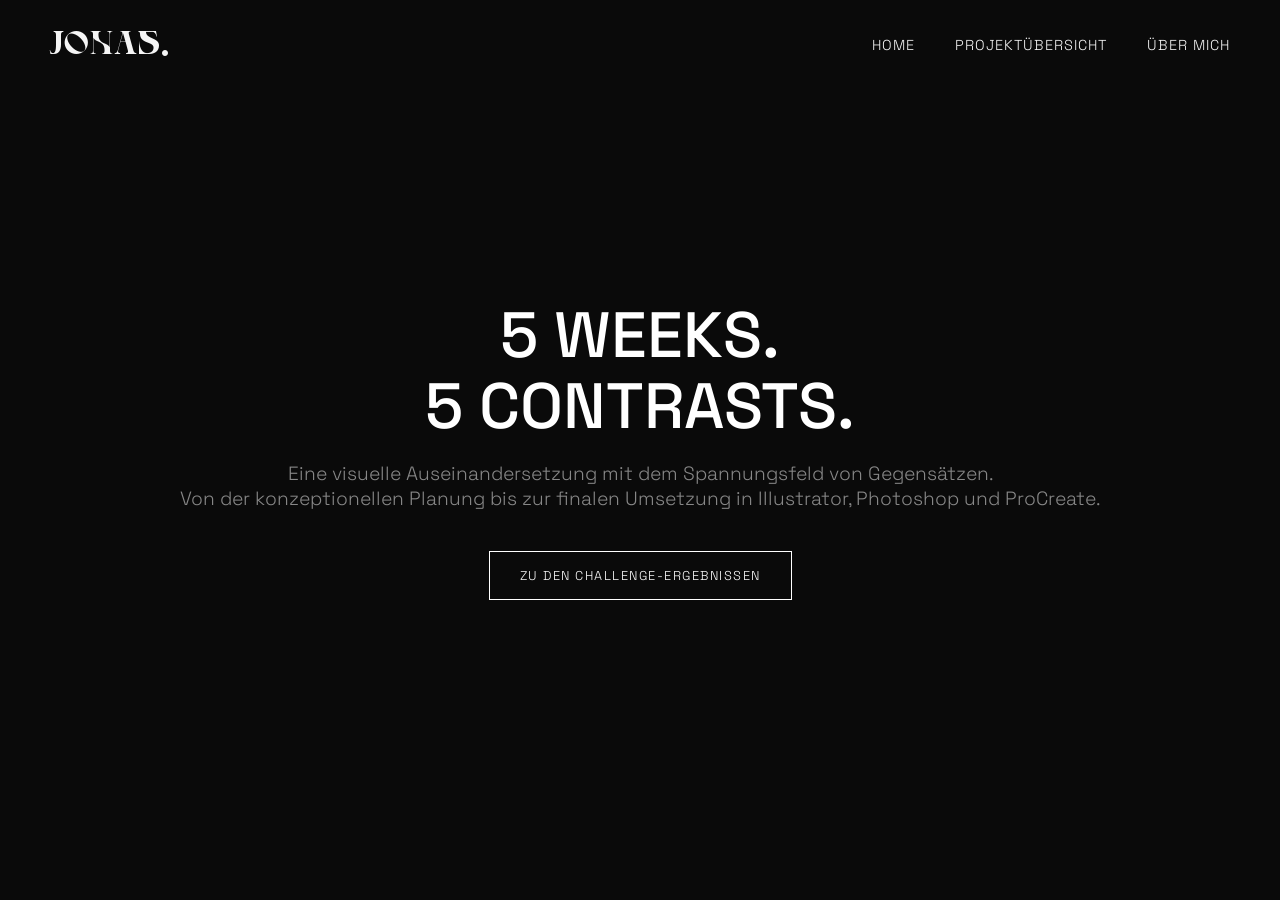
<file: index.html>
<!DOCTYPE html>
<html lang="de">
<head>
    <meta charset="UTF-8">
    <title>Jonas | Portfolio</title>
    <link rel="preconnect" href="https://fonts.googleapis.com">
    <link rel="preconnect" href="https://fonts.gstatic.com" crossorigin>
    <link href="https://fonts.googleapis.com/css2?family=Space+Grotesk:wght@300;400;500&display=swap" rel="stylesheet">
    <link rel="stylesheet" href="style.css">
    <link rel="icon" href="images/favicon-fallback.png">
    
    <link rel="icon" href="images/favicon-schwarz.png" media="(prefers-color-scheme: light)">
    
    <link rel="icon" href="images/favicon-weiß.png" media="(prefers-color-scheme: dark)">
</head>
</head>
<body>

    <nav class="navbar">
        <div class="logo">JONAS.</div>
        <ul class="nav-links">
            <li><a href="index.html">Home</a></li>
            <li><a href="projekte.html">Projektübersicht</a></li>
            <li><a href="about.html">Über mich</a></li>
        </ul>
    </nav>

    <main class="scroll-container">

        <section id="home" class="panel hero">
            <div class="content">
                <h1>5 WEEKS.<br>5 CONTRASTS.</h1>
                <p>Eine visuelle Auseinandersetzung mit dem Spannungsfeld von Gegensätzen.<br> Von der konzeptionellen Planung bis zur finalen Umsetzung in Illustrator, Photoshop und ProCreate.</p>
                <a href="#inside-outside" class="btn">ZU DEN CHALLENGE-ERGEBNISSEN</a>
            </div>
        </section>
        
        <section class="panel parallax-bg" style="background-image: url('images/Mono - Poly/Background.png');">
            <div class="theme-overlay">
                <h2>Mono / Poly</h2>
            </div>
        </section>

        <section class="panel parallax-bg" style="background-image: url('images/Inside - Outside/02.jpg');">
            <div class="theme-overlay">
                <h2>Inside / Outside</h2>
            </div>
        </section>
        
        <section class="panel parallax-bg" style="background-image: url('images/Progress - Decay/Background.png');">
            <div class="theme-overlay">
                <h2>Progress / Decay</h2>
            </div>
        </section>

        <section class="panel parallax-bg" style="background-image: url('images/Personal - Public/Background.png');">
            <div class="theme-overlay">
                <h2>Personal / Public</h2>
            </div>
        </section>

        <section class="panel parallax-bg" style="background-image: url('images/Show-off - Understatement/1.jpeg');">
            <div class="theme-overlay">
                <h2>Show-off / Understatement</h2>
            </div>
        </section>

    </main>
</body>
</html>
</file>
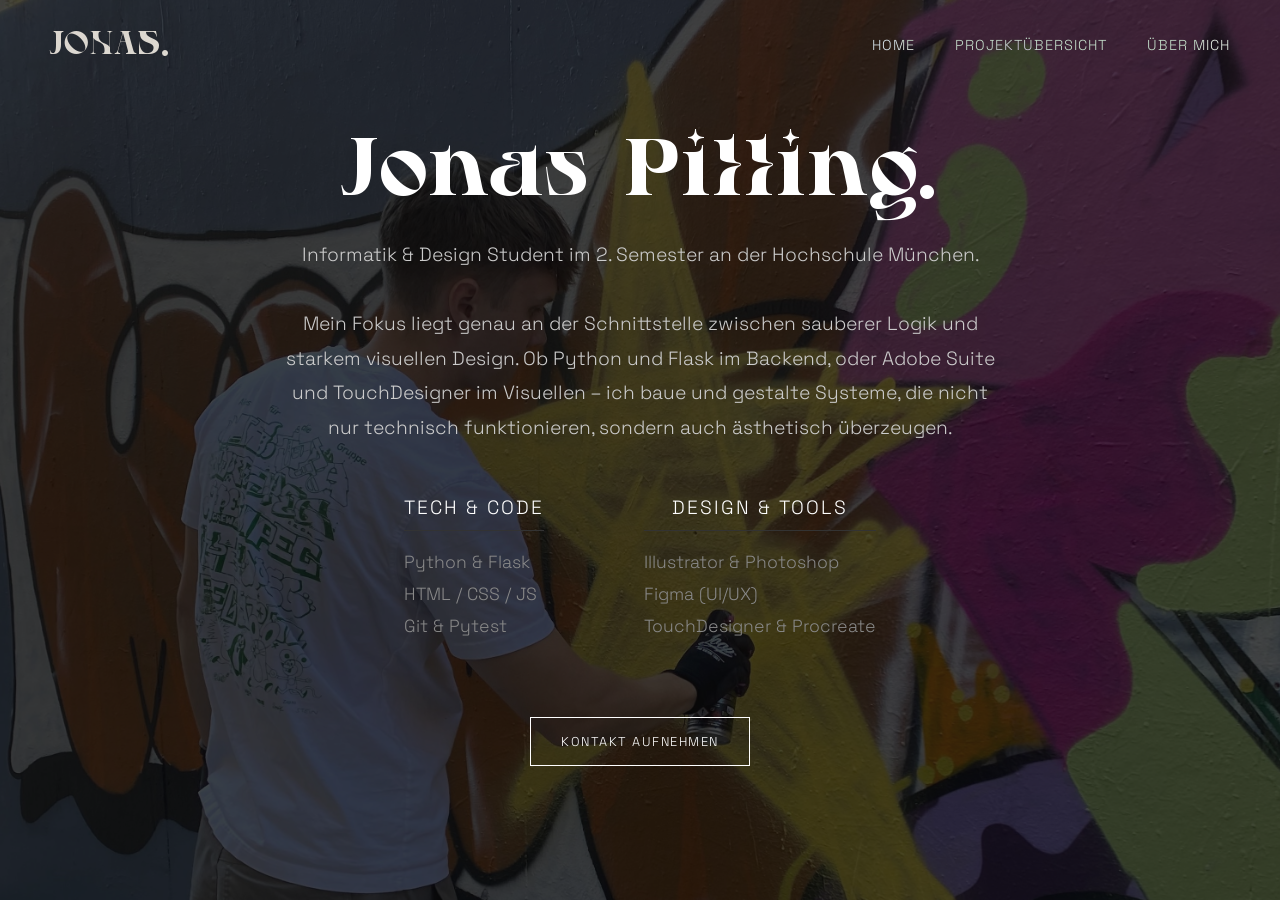
<file: about.html>
<!DOCTYPE html>
<html lang="de">
<head>
    <meta charset="UTF-8">
    <title>Jonas Pilling | Über mich</title>
    <link rel="preconnect" href="https://fonts.googleapis.com">
    <link rel="preconnect" href="https://fonts.gstatic.com" crossorigin>
    <link href="https://fonts.googleapis.com/css2?family=Space+Grotesk:wght@300;400;500&display=swap" rel="stylesheet">
    <link rel="stylesheet" href="style.css">
    
    <link rel="icon" href="images/favicon-fallback.png">
    
    <link rel="icon" href="images/favicon-schwarz.png" media="(prefers-color-scheme: light)">
    
    <link rel="icon" href="images/favicon-weiß.png" media="(prefers-color-scheme: dark)">
</head>
<body>

    <nav class="navbar">
        <div class="logo">JONAS.</div>
        <ul class="nav-links">
            <li><a href="index.html">Home</a></li>
            <li><a href="projekte.html">Projektübersicht</a></li>
            <li><a href="about.html">Über mich</a></li>
        </ul>
    </nav>

    <section class="about-hero parallax-bg" style="background-image: url('images/me4.jpeg');">
        
        <div class="about-overlay">
            <div class="about-content reveal">
                
                <h1 class="custom-title">Jonas Pilling.</h1>
                
                <p class="bio-text">
                    Informatik & Design Student im 2. Semester an der Hochschule München.<br><br>
                    Mein Fokus liegt genau an der Schnittstelle zwischen sauberer Logik und starkem visuellen Design. Ob Python und Flask im Backend, oder Adobe Suite und TouchDesigner im Visuellen – ich baue und gestalte Systeme, die nicht nur technisch funktionieren, sondern auch ästhetisch überzeugen.
                </p>
                
                <div class="skills-container">
                    <div class="skill-column">
                        <h3>Tech & Code</h3>
                        <ul>
                            <li>Python & Flask</li>
                            <li>HTML / CSS / JS</li>
                            <li>Git & Pytest</li>
                        </ul>
                    </div>
                    <div class="skill-column">
                        <h3>Design & Tools</h3>
                        <ul>
                            <li>Illustrator & Photoshop</li>
                            <li>Figma (UI/UX)</li>
                            <li>TouchDesigner & Procreate</li>
                        </ul>
                    </div>
                </div>
                
                <a href="mailto:jonas.pilling@hm.edu" class="btn about-btn">Kontakt aufnehmen</a>
            </div>
        </div>
    </section>

    <script>
        const revealElements = document.querySelectorAll('.reveal');

        const scrollObserver = new IntersectionObserver((entries, observer) => {
            entries.forEach(entry => {
                if (entry.isIntersecting) {
                    entry.target.classList.add('active');
                    observer.unobserve(entry.target); 
                }
            });
        }, {
            threshold: 0.15 
        });

        revealElements.forEach(el => scrollObserver.observe(el));
    </script>
</body>
</html>
</file>
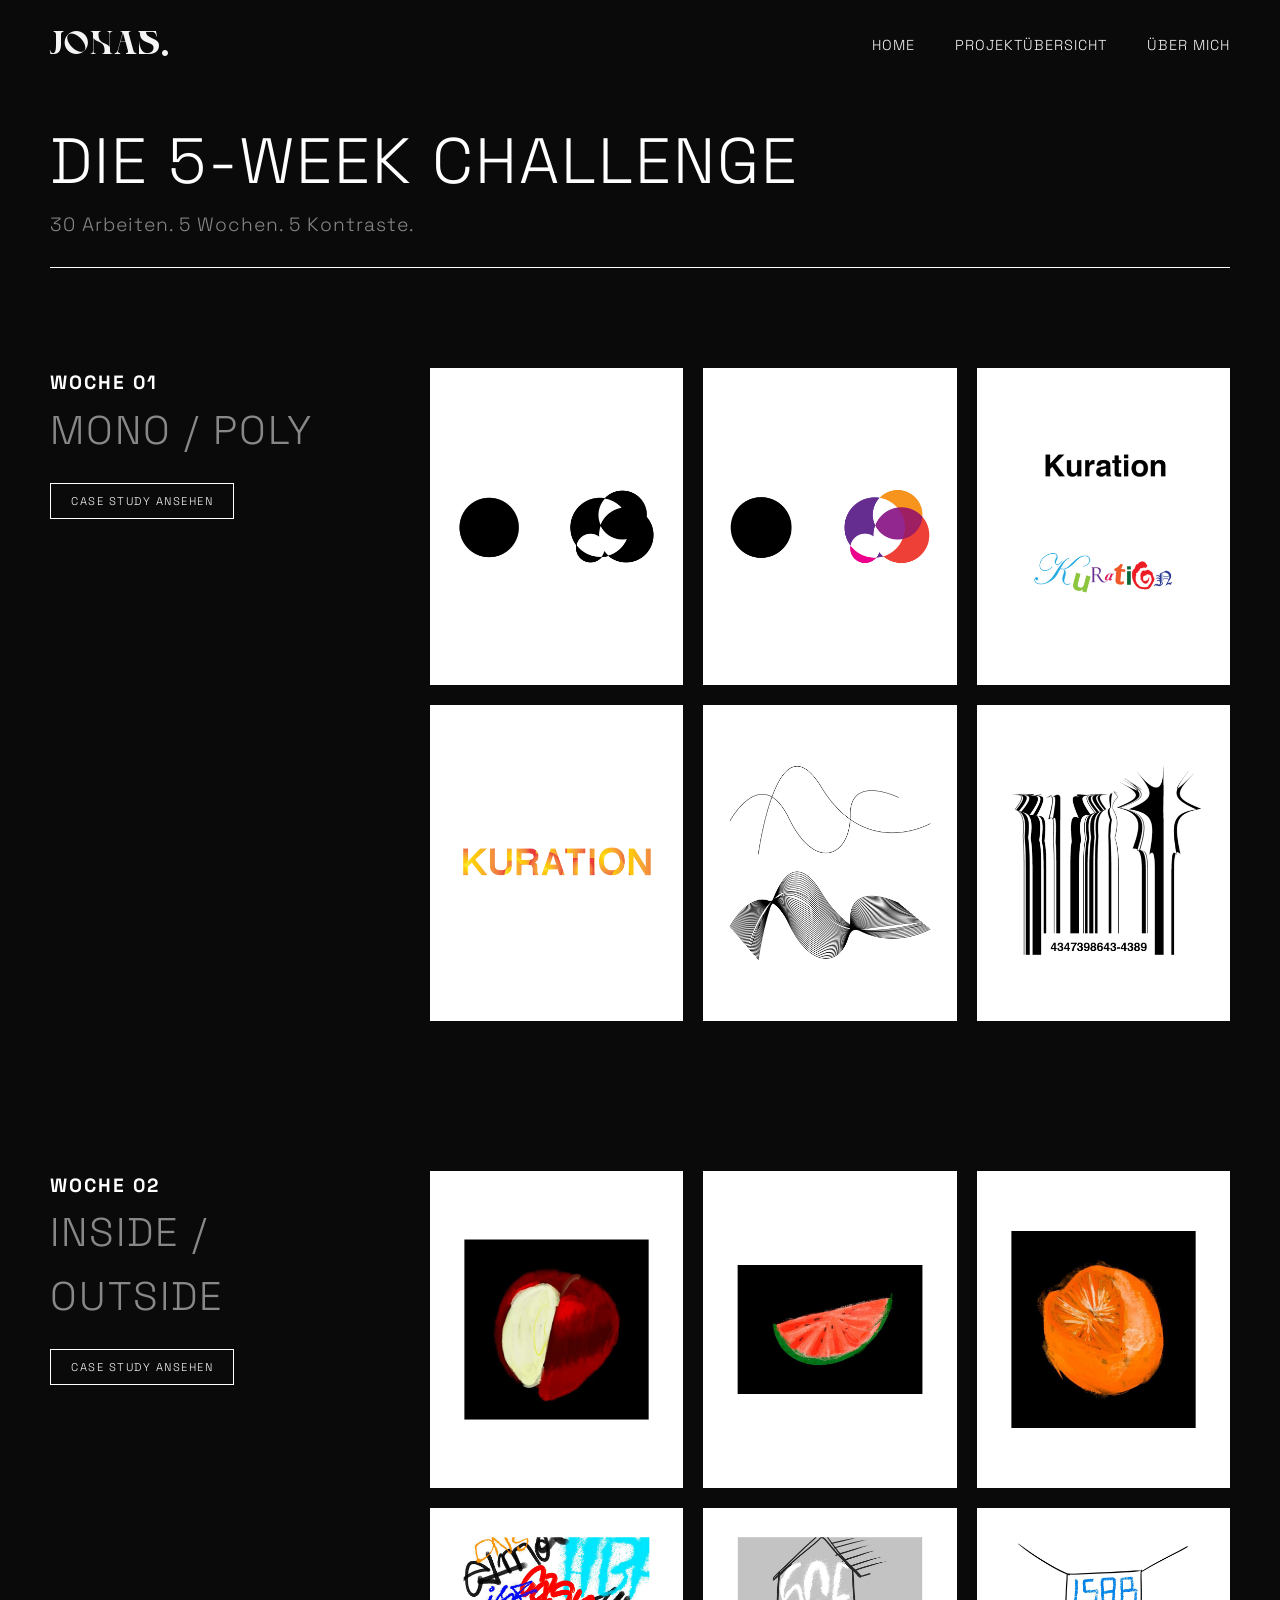
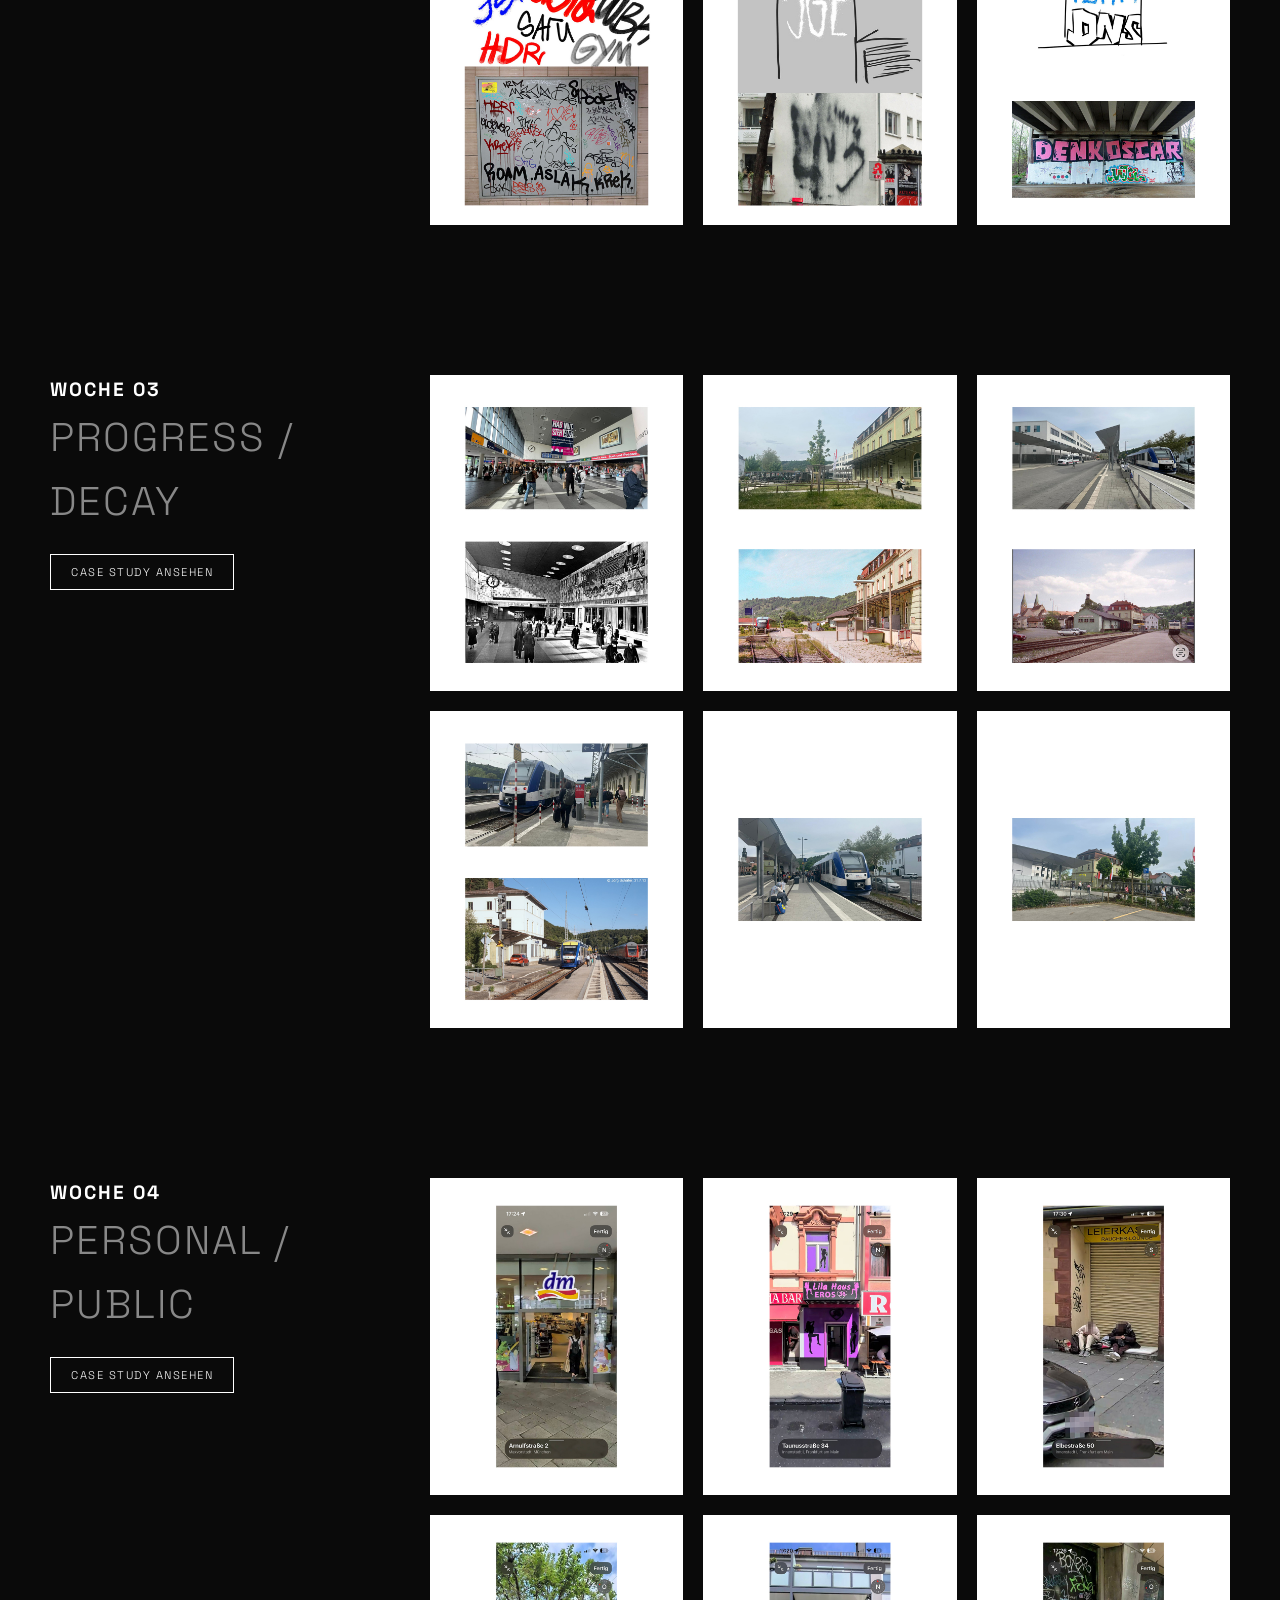
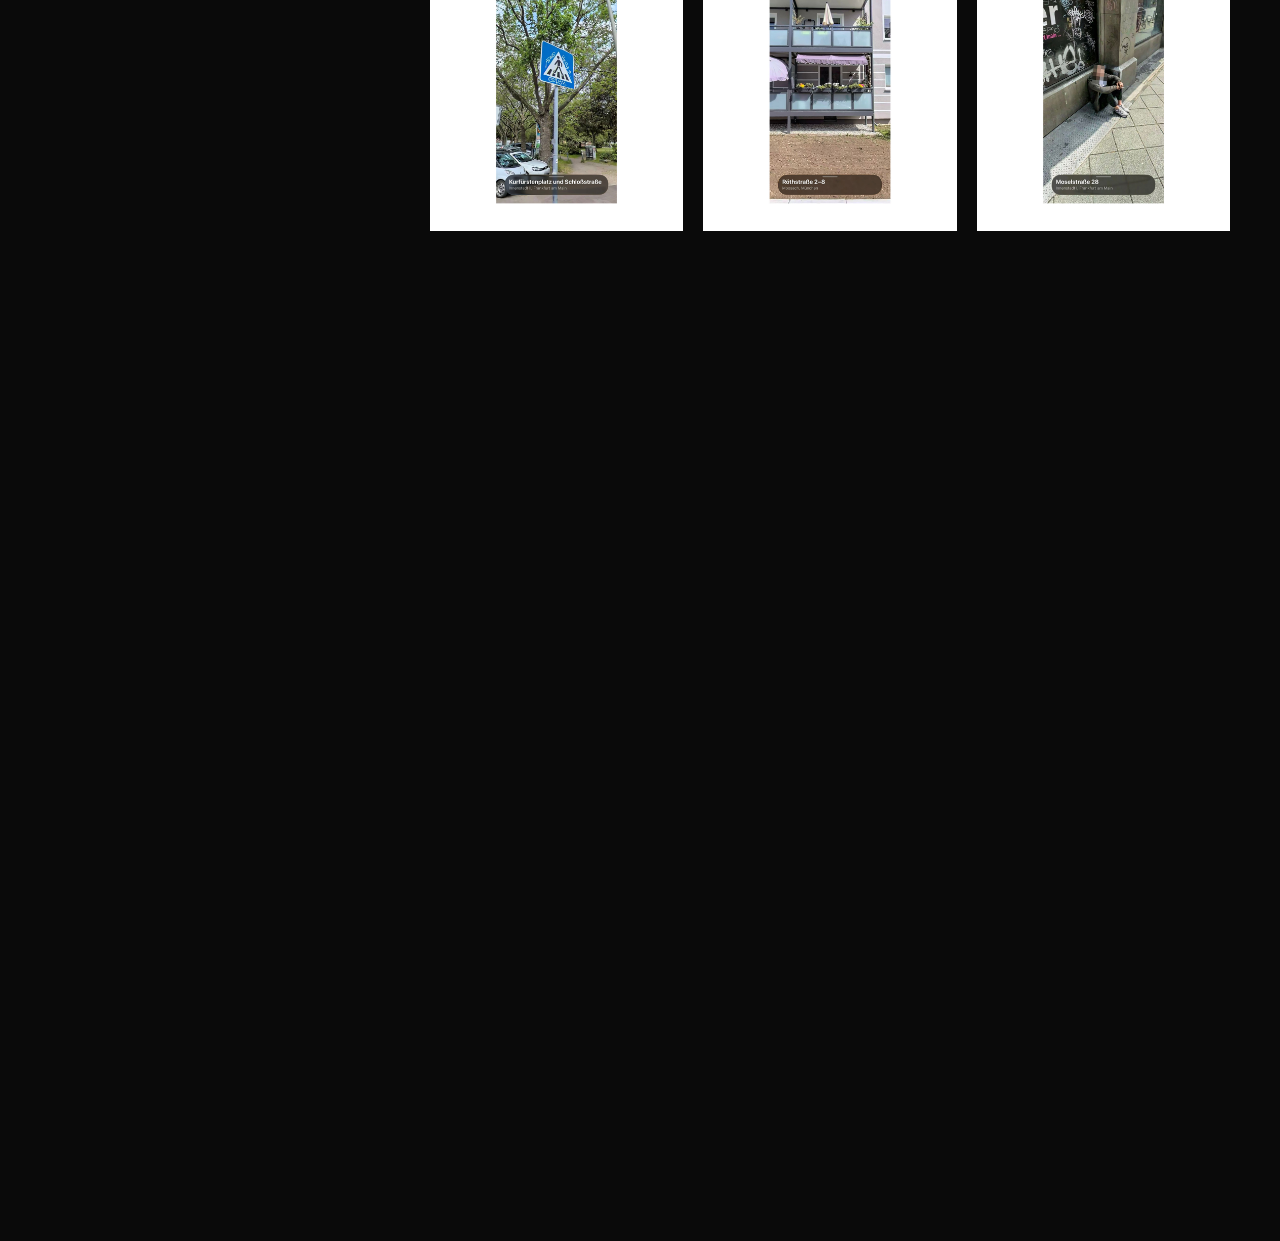
<file: projekte.html>
<!DOCTYPE html>
<html lang="de">
<head>
    <meta charset="UTF-8">
    <title>Jonas | Projektübersicht</title>
    <link rel="preconnect" href="https://fonts.googleapis.com">
    <link rel="preconnect" href="https://fonts.gstatic.com" crossorigin>
    <link href="https://fonts.googleapis.com/css2?family=Space+Grotesk:wght@300;400;500&display=swap" rel="stylesheet">
    <link rel="stylesheet" href="style.css">
    
    <link rel="icon" href="images/favicon-fallback.png">
    
    <link rel="icon" href="images/favicon-schwarz.png" media="(prefers-color-scheme: light)">
    
    <link rel="icon" href="images/favicon-weiß.png" media="(prefers-color-scheme: dark)">
</head>
<body>

    <nav class="navbar">
        <div class="logo">JONAS.</div>
        <ul class="nav-links">
            <li><a href="index.html">Home</a></li>
            <li><a href="projekte.html">Projektübersicht</a></li>
            <li><a href="about.html">Über mich</a></li>
        </ul>
    </nav>

    <main class="work-section">
        <div class="work-header reveal">
            <h2>Die 5-Week Challenge</h2>
            <p>30 Arbeiten. 5 Wochen. 5 Kontraste.</p>
        </div>
        
        <div class="category-block reveal">
            <div class="category-sidebar">
                <h3>Woche 01<br><span>Mono / Poly</span></h3>
                <a href="detail-mono-poly.html" class="btn detail-btn">Case Study ansehen</a>
            </div>
            <div class="image-grid">
                <div class="grid-item"><img src="images/Mono - Poly/1.jpg" alt="Mono Poly 1"></div>
                <div class="grid-item"><img src="images/Mono - Poly/2.jpg" alt="Mono Poly 2"></div>
                <div class="grid-item"><img src="images/Mono - Poly/3.jpg" alt="Mono Poly 3"></div>
                <div class="grid-item"><img src="images/Mono - Poly/4.jpg" alt="Mono Poly 4"></div>
                <div class="grid-item"><img src="images/Mono - Poly/5.jpg" alt="Mono Poly 5"></div>
                <div class="grid-item"><img src="images/Mono - Poly/6.jpg" alt="Mono Poly 6"></div>
            </div>
        </div>

        <div class="category-block reveal">
            <div class="category-sidebar">
                <h3>Woche 02<br><span>Inside / Outside</span></h3>
                <a href="detail-inside-outside.html" class="btn detail-btn">Case Study ansehen</a>
            </div>
            <div class="image-grid">
                <div class="grid-item"><img src="images/Inside - Outside/1.jpg" alt="Inside Outside 1"></div>
                <div class="grid-item"><img src="images/Inside - Outside/2.jpg" alt="Inside Outside 2"></div>
                <div class="grid-item"><img src="images/Inside - Outside/3.jpg" alt="Inside Outside 3"></div>
                <div class="grid-item"><img src="images/Inside - Outside/4.jpg" alt="Inside Outside 4"></div>
                <div class="grid-item"><img src="images/Inside - Outside/5.jpg" alt="Inside Outside 5"></div>
                <div class="grid-item"><img src="images/Inside - Outside/6.jpg" alt="Inside Outside 6"></div>
            </div>
        </div>
        
        <div class="category-block reveal">
            <div class="category-sidebar">
                <h3>Woche 03<br><span>Progress / Decay</span></h3>
                <a href="detail-progress-decay.html" class="btn detail-btn">Case Study ansehen</a>
            </div>
            <div class="image-grid">
                <div class="grid-item"><img src="images/Progress - Decay/1.jpg" alt="Progress Decay 1"></div>
                <div class="grid-item"><img src="images/Progress - Decay/2.jpg" alt="Progress Decay 2"></div>
                <div class="grid-item"><img src="images/Progress - Decay/3.jpg" alt="Progress Decay 3"></div>
                <div class="grid-item"><img src="images/Progress - Decay/4.jpg" alt="Progress Decay 4"></div>
                <div class="grid-item"><img src="images/Progress - Decay/5.jpg" alt="Progress Decay 5"></div>
                <div class="grid-item"><img src="images/Progress - Decay/6.jpg" alt="Progress Decay 6"></div>
            </div>
        </div>

        <div class="category-block reveal">
            <div class="category-sidebar">
                <h3>Woche 04<br><span>Personal / Public</span></h3>
                <a href="detail-personal-public.html" class="btn detail-btn">Case Study ansehen</a>
            </div>
            <div class="image-grid">
                <div class="grid-item"><img src="images/Personal - Public/1.jpg" alt="Personal Public 1"></div>
                <div class="grid-item"><img src="images/Personal - Public/2.jpg" alt="Personal Public 2"></div>
                <div class="grid-item"><img src="images/Personal - Public/3.jpg" alt="Personal Public 3"></div>
                <div class="grid-item"><img src="images/Personal - Public/4.jpg" alt="Personal Public 4"></div>
                <div class="grid-item"><img src="images/Personal - Public/5.jpg" alt="Personal Public 5"></div>
                <div class="grid-item"><img src="images/Personal - Public/6.jpg" alt="Personal Public 6"></div>
            </div>
        </div>

        <div class="category-block reveal">
            <div class="category-sidebar">
                <h3>Woche 05<br><span>Show-off / Understatement</span></h3>
                <a href="detail-showoff-understatement.html" class="btn detail-btn">Case Study ansehen</a>
            </div>
            <div class="image-grid">
                <div class="grid-item"><img src="images/Show-off - Understatement/1.jpg" alt="Show-off Understatement 1"></div>
                <div class="grid-item"><img src="images/Show-off - Understatement/2.jpg" alt="Show-off Understatement 2"></div>
                <div class="grid-item"><img src="images/Show-off - Understatement/3.jpg" alt="Show-off Understatement 3"></div>
                <div class="grid-item"><img src="images/Show-off - Understatement/4.jpg" alt="Show-off Understatement 4"></div>
                <div class="grid-item"><img src="images/Show-off - Understatement/5.jpg" alt="Show-off Understatement 5"></div>
                <div class="grid-item"><img src="images/Show-off - Understatement/6.jpg" alt="Show-off Understatement 6"></div>
            </div>
        </div>
    </main>

    <script>
        const revealElements = document.querySelectorAll('.reveal');

        const scrollObserver = new IntersectionObserver((entries, observer) => {
            entries.forEach(entry => {
                if (entry.isIntersecting) {
                    entry.target.classList.add('active');
                    observer.unobserve(entry.target); 
                }
            });
        }, {
            threshold: 0.15 
        });

        revealElements.forEach(el => scrollObserver.observe(el));
    </script>
</body>
</html>
</file>
<file: style.css>
/* --- Globale Einstellungen --- */
* {
    margin: 0;
    padding: 0;
    box-sizing: border-box;
}

body {
    /* Neue Font mit Charakter */
    font-family: 'Space Grotesk', sans-serif;
    font-weight: 300; /* Macht die Schrift schön leicht und edel */
    
    color: #ffffff;
    background-color: #0a0a0a;
    overflow-x: hidden; 
}

/* --- Eigene Schriftarten laden --- */
@font-face {
    font-family: 'Ruigslay';
    src: url('fonts/Ruigslay.ttf') format('truetype');
    font-weight: normal;
    font-style: normal;
}

/* --- Navigation --- */
.navbar {
    position: fixed;
    top: 0;
    left: 0;
    width: 100%;
    padding: 30px 50px;
    display: flex;
    justify-content: space-between;
    align-items: center;
    z-index: 100;
    mix-blend-mode: difference; /* Sorgt dafür, dass die Schrift auf hellen und dunklen Bildern lesbar bleibt */
}

.logo {
    font-family: 'Ruigslay', sans-serif; /* Wendet deine neue Schriftart an */
    font-size: 2rem; /* Hier kannst du die Größe anpassen, falls sie zu klein/groß ist */
    font-weight: normal; /* Viele Custom-Fonts haben nur ein Gewicht, daher auf normal setzen */
    letter-spacing: 2px;
}

.nav-links {
    list-style: none;
    display: flex;
    gap: 40px;
}

.nav-links a {
    text-decoration: none;
    color: #ffffff;
    font-size: 0.9rem;
    text-transform: uppercase;
    letter-spacing: 1px;
    transition: opacity 0.3s ease;
}

.nav-links a:hover {
    opacity: 0.5;
}

/* --- Scroll Container & Snapping --- */
.scroll-container {
    height: 100vh;
    overflow-y: scroll;
    /* Dies zwingt den Browser, immer auf der nächsten Sektion einzurasten */
    scroll-snap-type: y mandatory;
    scroll-behavior: smooth;
}

/* Jeder Abschnitt ist exakt so hoch wie der Bildschirm */
.panel {
    height: 100vh;
    width: 100vw;
    scroll-snap-align: start; /* Hier rastet das Scrollen ein */
    display: flex;
    justify-content: center;
    align-items: center;
    position: relative;
}

/* --- Hero Sektion --- */
.hero {
    background-color: #0a0a0a;
    text-align: center;
}

.hero h1 {
    font-size: 4rem;
    font-weight: 500;
    line-height: 1.1;
    margin-bottom: 20px;
}

.hero p {
    font-size: 1.2rem;
    color: #888888;
    margin-bottom: 40px;
}

.btn {
    display: inline-block;
    padding: 15px 30px;
    border: 1px solid #ffffff;
    color: #ffffff;
    text-decoration: none;
    text-transform: uppercase;
    letter-spacing: 1.5px;
    font-size: 0.8rem;
    transition: all 0.3s ease;
}

.btn:hover {
    background-color: #ffffff;
    color: #0a0a0a;
}

/* --- Parallax Hintergrund Sektionen --- */
.parallax-bg {
    /* Diese drei Zeilen erzeugen den Scroll-Effekt */
    background-attachment: fixed;
    background-position: center;
    background-size: cover;
    background-repeat: no-repeat;
}

/* Dunkles Overlay, damit die weiße Schrift gut lesbar ist */
.theme-overlay {
    background: rgba(0, 0, 0, 0.4);
    width: 100%;
    height: 100%;
    display: flex;
    justify-content: center;
    align-items: center;
    transition: background 0.5s ease;
}

.parallax-bg:hover .theme-overlay {
    background: rgba(0, 0, 0, 0.2); /* Wird beim drüberfahren heller */
}

.theme-overlay h2 {
    font-size: 3rem;
    font-weight: 300;
    letter-spacing: 5px;
    text-transform: uppercase;
}

/* --- Projektübersicht --- */
.work-section {
    padding: 120px 50px;
    background-color: #0a0a0a; 
    color: #ffffff;
}

.work-header {
    margin-bottom: 100px;
    border-bottom: 1px solid #ffffff;
    padding-bottom: 30px;
}

.work-header h2 {
    font-size: 4rem;
    font-weight: 300;
    text-transform: uppercase;
    letter-spacing: 2px;
}

.work-header p {
    font-size: 1.2rem;
    color: #888;
    margin-top: 10px;
    letter-spacing: 1px;
}

/* Container für jede der 5 Wochen */
.category-block {
    display: flex;
    gap: 80px;
    margin-bottom: 150px; 
}

/* Die linke Spalte: Bleibt beim Scrollen kleben */
.category-sidebar {
    flex: 0 0 300px; 
    position: sticky;
    top: 120px; 
    height: fit-content;
}

.category-sidebar h3 {
    font-size: 1.2rem;
    font-weight: bold;
    text-transform: uppercase;
    letter-spacing: 2px;
    line-height: 1.6;
}

.category-sidebar span {
    font-size: 2.5rem;
    font-weight: 300;
    color: #888;
}

/* --- Styling für klickbare Kategorien (Detail-Link) --- */
.detail-link {
    text-decoration: none;
    color: inherit;
    display: block;
    transition: transform 0.3s ease, opacity 0.3s ease;
}

.detail-link:hover {
    transform: translateX(10px);
    opacity: 0.7;
}

.link-arrow {
    display: inline-block;
    margin-top: 15px;
    font-size: 0.9rem;
    font-weight: bold;
    text-transform: uppercase;
    letter-spacing: 1px;
    color: #ffffff;
    border-bottom: 1px solid #ffffff;
    padding-bottom: 3px;
}

/* Das Grid für die 6 Bilder (3 Spalten, 2 Reihen) */
.image-grid {
    flex: 1;
    display: grid;
    grid-template-columns: repeat(3, 1fr);
    gap: 20px;
}

.grid-item {
    aspect-ratio: 4 / 5; 
    background-color: #1a1a1a;
    overflow: hidden; 
    position: relative;
    cursor: pointer;
}

.grid-item img {
    width: 100%;
    height: 100%;
    object-fit: contain; /* <- Das ist der Fit-Effekt! */
}

.grid-item:hover img {
    transform: scale(1.05);
    filter: grayscale(0%);
}

/* --- Scroll Reveal Animation --- */
.reveal {
    opacity: 0;
    transform: translateY(60px); 
    transition: all 0.8s ease-out;
}

.reveal.active {
    opacity: 1;
    transform: translateY(0); 
}

/* --- Neuer Button für die Projektübersicht --- */
.detail-btn {
    margin-top: 20px;
    font-size: 0.7rem;
    padding: 10px 20px;
}

/* --- Styling für die Detailseite (detail.html) --- */

/* Hero-Bereich (etwas niedriger als auf der Startseite) */
.detail-hero {
    height: 60vh;
    width: 100vw;
    display: flex;
    justify-content: center;
    align-items: center;
    position: relative;
}

.detail-hero h1 {
    font-size: 5rem;
    font-weight: 300;
    letter-spacing: 5px;
    text-transform: uppercase;
}

/* Text-Bereich unter dem Header */
.detail-info {
    display: flex;
    justify-content: space-between;
    gap: 80px;
    padding: 100px 50px;
    max-width: 1400px;
    margin: 0 auto;
}

.info-text {
    flex: 2;
}

.info-text h2, .info-tools h2 {
    font-size: 2rem;
    font-weight: 300;
    margin-bottom: 30px;
    text-transform: uppercase;
    letter-spacing: 2px;
}

.info-text p {
    font-size: 1.2rem;
    line-height: 1.8;
    color: #cccccc;
}

.info-tools {
    flex: 1;
    border-left: 1px solid #333333;
    padding-left: 50px;
}

.info-tools ul {
    list-style: none;
}

.info-tools li {
    font-size: 1.1rem;
    color: #cccccc;
    margin-bottom: 15px;
    border-bottom: 1px solid #222222;
    padding-bottom: 10px;
}

/* --- Die großen Bilder (Listen-Layout Side-by-Side) --- */
.detail-gallery {
    padding: 0 50px 150px 50px;
    max-width: 1400px; /* Nutzt die volle Bildschirmbreite besser aus */
    margin: 0 auto;
    display: flex;
    flex-direction: column;
    gap: 150px; /* Richtig viel Raum zwischen den einzelnen Werken */
}

.large-image-wrapper {
    display: flex;
    align-items: center; /* Zentriert den Text vertikal exakt zur Mitte des Bildes */
    justify-content: flex-start;
    gap: 80px; /* Schöner, breiter Abstand zwischen Bild und Text */
    width: 100%;
}

.large-image-wrapper img {
    width: 100%;
    max-width: 350px; /* Das ist der Trick: Das Bild wird jetzt niemals breiter als 350 Pixel! */
    height: auto;
    object-fit: contain; 
    box-shadow: 0 20px 50px rgba(0,0,0,0.5); 
    flex-shrink: 0; /* Verhindert, dass Flexbox das Bild komisch zusammenquetscht */
}

.image-caption {
    flex: 1; /* Der Text schnappt sich jetzt flexibel den ganzen großen Rest (60%) */
    margin-top: 0;
    font-size: 1.5rem; /* Schriftgröße deutlich erhöht (vorher 1.2rem) */
    line-height: 1.8;
    color: #cccccc; 
    text-transform: none; 
    letter-spacing: 0.5px;
    text-align: left; 
}

/* --- Styling für die Über mich Seite (about.html) --- */

.about-hero {
    height: 100vh;
    width: 100vw;
    display: flex;
    justify-content: center;
    align-items: center;
}

/* Extra dunkles Overlay, damit der Text auf deinem Foto gut lesbar ist */
.about-overlay {
    background: rgba(10, 10, 10, 0.75); 
    width: 100%;
    height: 100%;
    display: flex;
    justify-content: center;
    align-items: center;
}

.about-content {
    max-width: 800px;
    text-align: center;
    padding: 0 40px;
}

/* Wendet deine Ruigslay-Schrift auf die Hauptüberschrift an */
.custom-title {
    font-family: 'Ruigslay', sans-serif;
    font-size: 5rem;
    font-weight: normal;
    letter-spacing: 3px;
    margin-bottom: 30px;
    color: #ffffff;
}

.bio-text {
    font-size: 1.2rem;
    line-height: 1.8;
    color: #cccccc;
    margin-bottom: 50px;
}

/* --- Skills Layout --- */
.skills-container {
    display: flex;
    justify-content: center;
    gap: 100px;
    margin-bottom: 50px;
}

.skill-column h3 {
    font-size: 1.2rem;
    font-weight: 300;
    text-transform: uppercase;
    letter-spacing: 2px;
    margin-bottom: 20px;
    color: #ffffff;
    border-bottom: 1px solid #333333;
    padding-bottom: 10px;
}

.skill-column ul {
    list-style: none;
    text-align: left;
}

.skill-column li {
    font-size: 1.1rem;
    color: #888888;
    margin-bottom: 10px;
}

.about-btn {
    margin-top: 20px;
}
</file>
